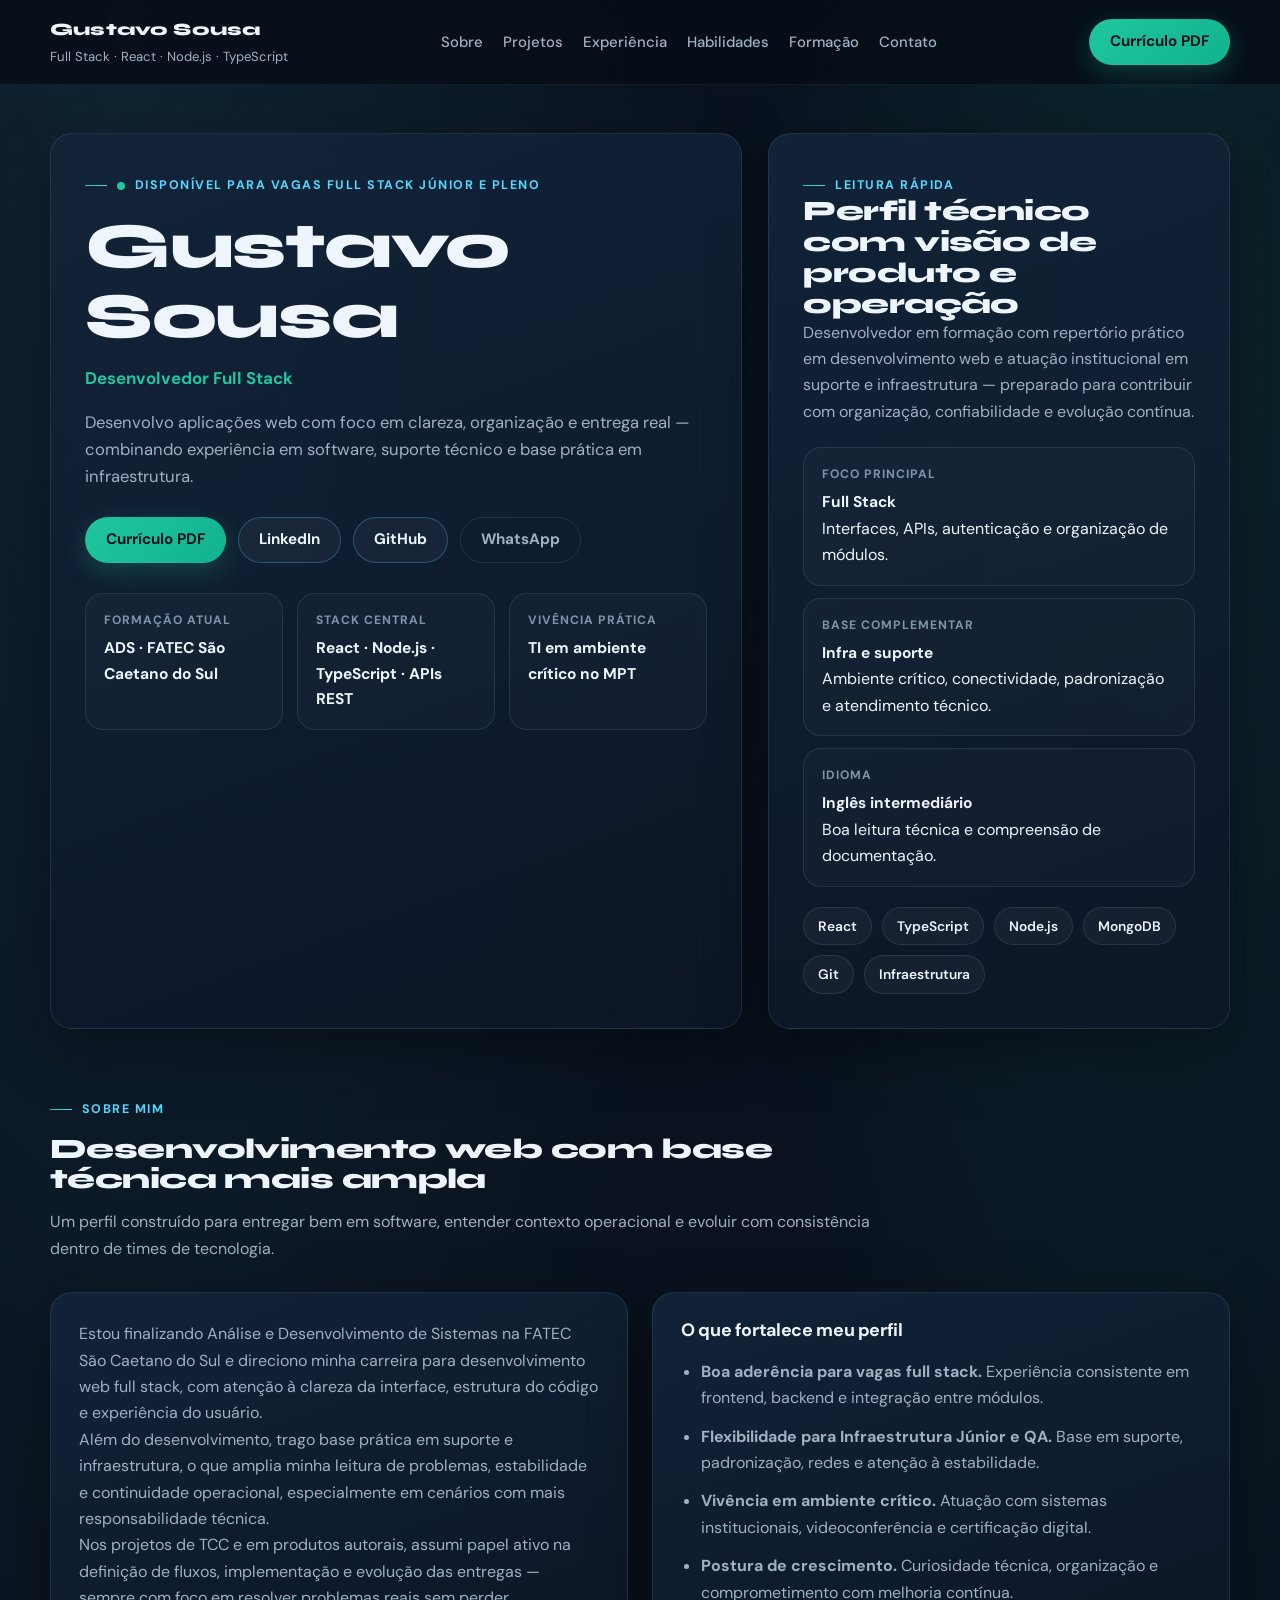
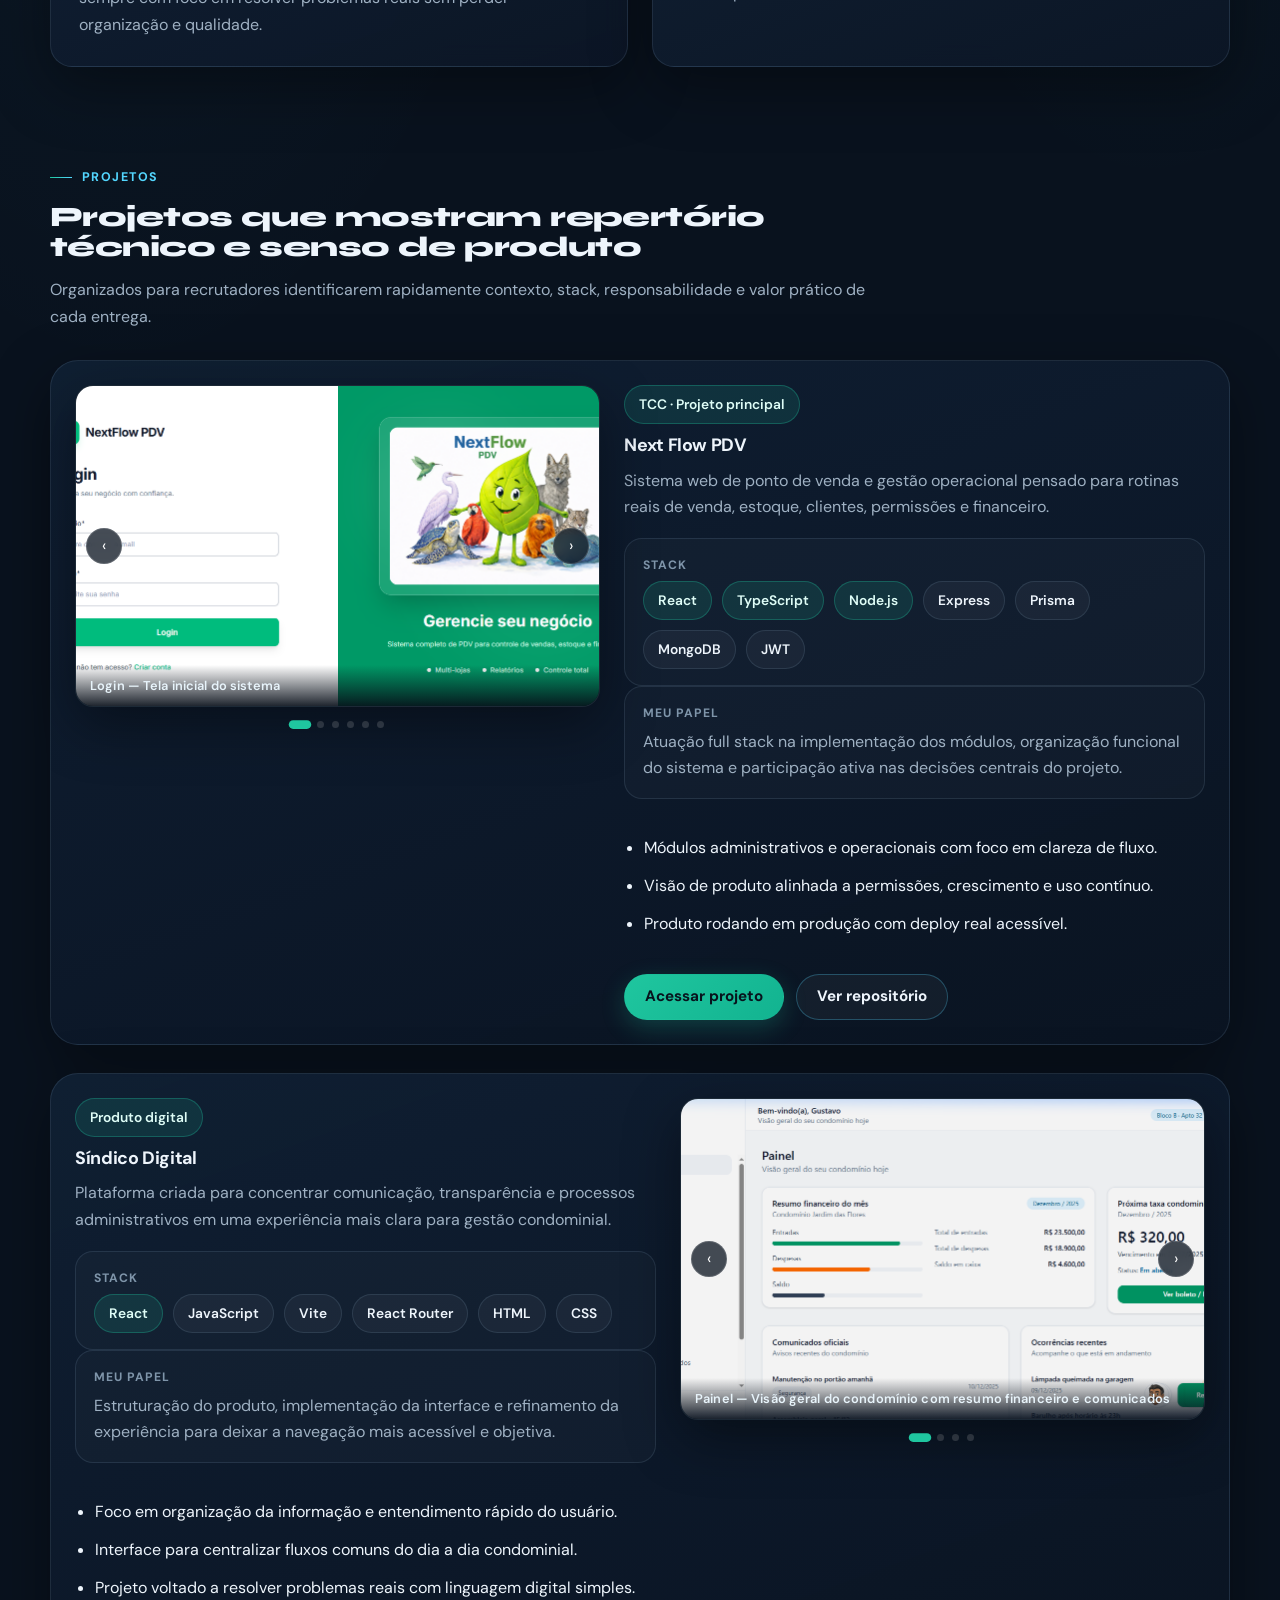
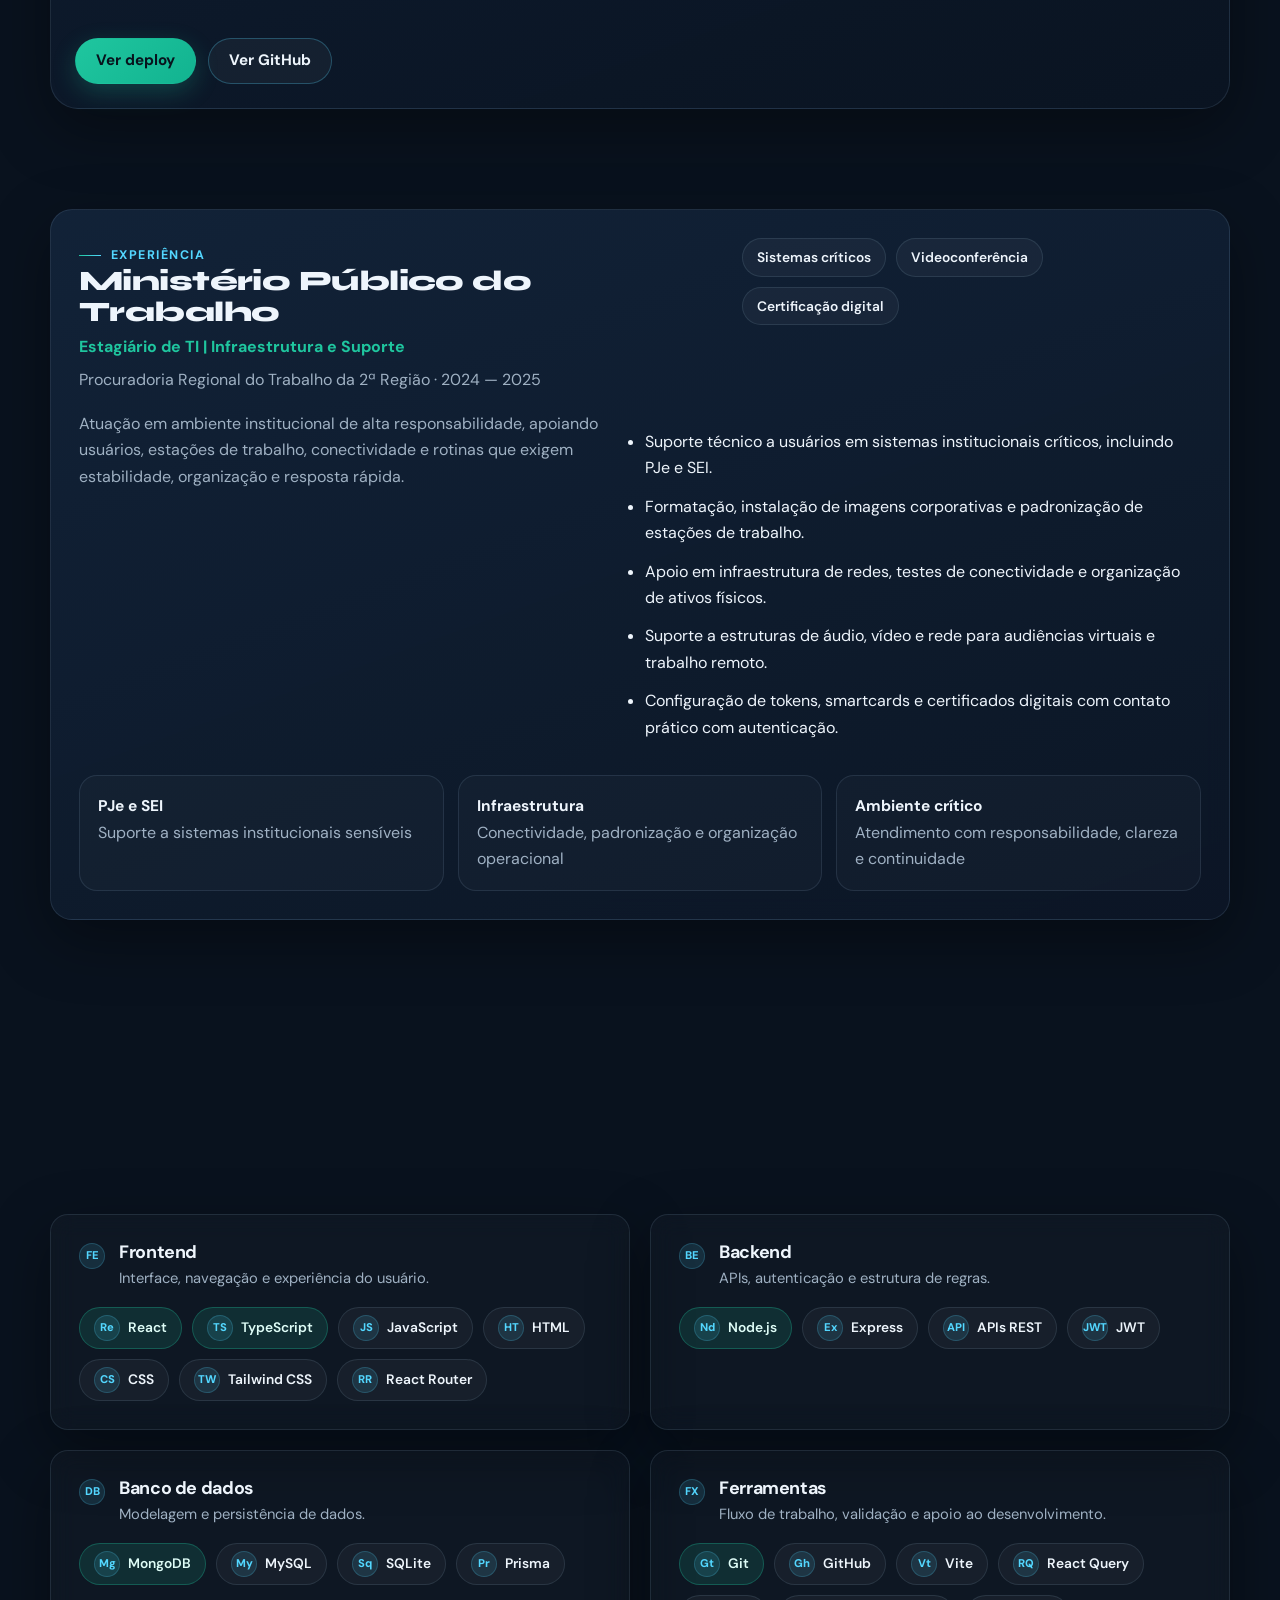
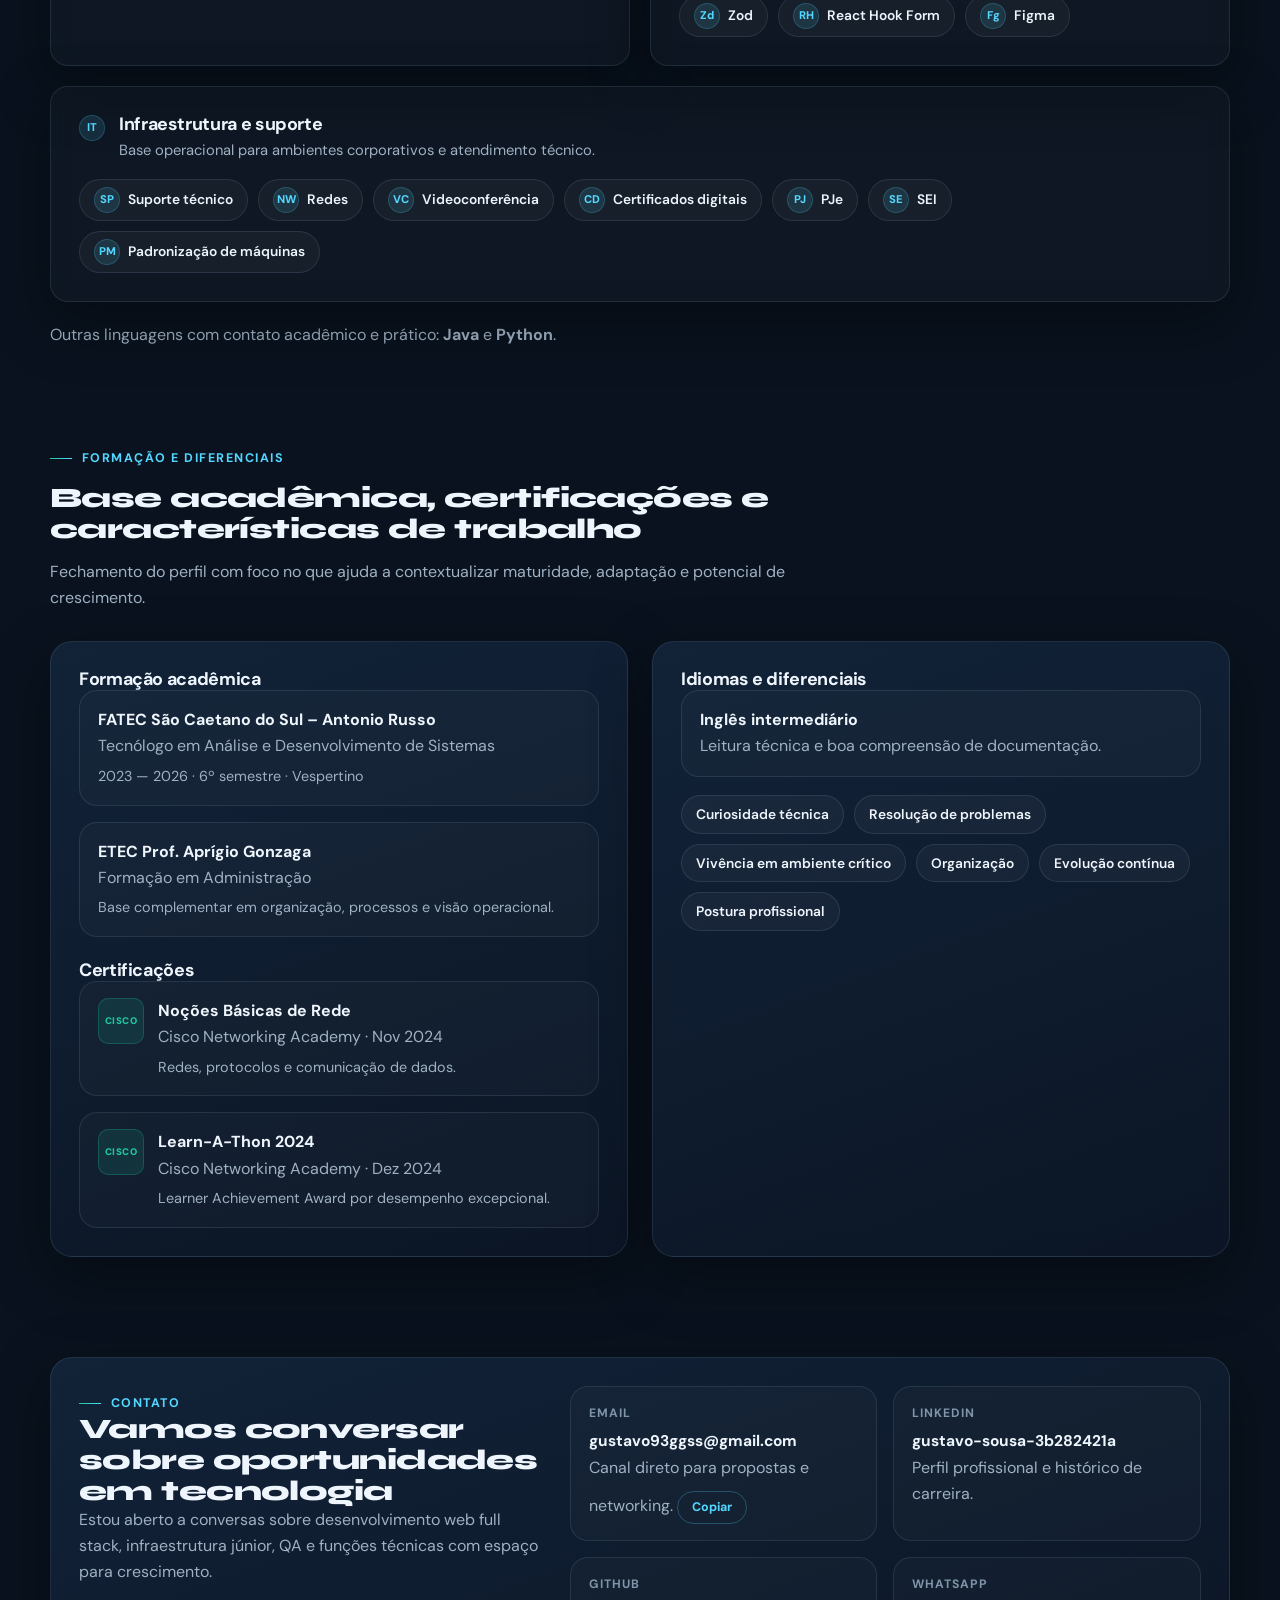
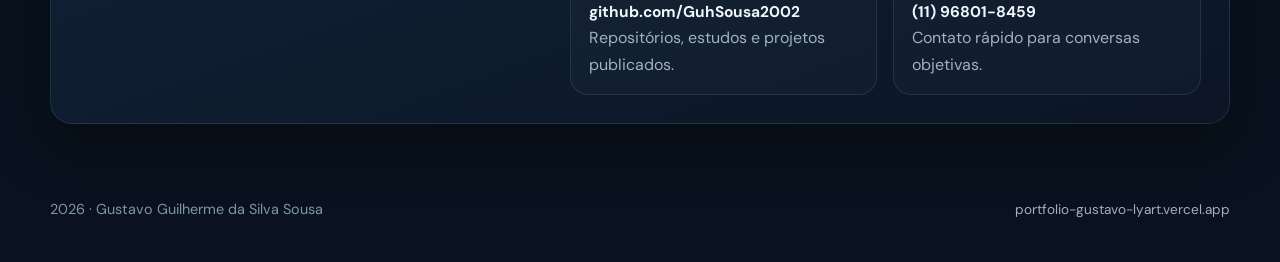
<file: index.html>
<!DOCTYPE html>
<html lang="pt-BR">

<head>
  <meta charset="UTF-8" />
  <meta name="viewport" content="width=device-width, initial-scale=1.0" />
  <title>Gustavo Sousa | Desenvolvedor Full Stack</title>
  <meta name="description" content="Portfólio de Gustavo Sousa, Desenvolvedor Full Stack com foco em React, Node.js e TypeScript. Disponível para oportunidades Júnior e Pleno." />
  <meta name="theme-color" content="#09121e" />

  <!-- Open Graph -->
  <meta property="og:title" content="Gustavo Sousa | Desenvolvedor Full Stack" />
  <meta property="og:description" content="Desenvolvedor Full Stack com stack centrada em React, Node.js e TypeScript. Projetos reais em produção." />
  <meta property="og:type" content="website" />
  <meta property="og:url" content="https://portfolio-gustavo-lyart.vercel.app/" />

  <!-- Favicon inline -->
  <link rel="icon" href="data:image/svg+xml,<svg xmlns='http://www.w3.org/2000/svg' viewBox='0 0 32 32'><rect width='32' height='32' rx='8' fill='%231fc69f'/><text x='16' y='22' font-family='sans-serif' font-weight='900' font-size='16' text-anchor='middle' fill='%2309121e'>GS</text></svg>" />

  <!-- Fontes -->
  <link rel="preconnect" href="https://fonts.googleapis.com" />
  <link rel="preconnect" href="https://fonts.gstatic.com" crossorigin />
  <link href="https://fonts.googleapis.com/css2?family=Syne:wght@700;800&family=DM+Sans:wght@400;500;600;700&display=swap" rel="stylesheet" />

  <link rel="stylesheet" href="./style.css" />
</head>

<body>
  <!-- Barra de progresso de scroll -->
  <div class="scroll-progress" id="scrollProgress" aria-hidden="true"></div>

  <header class="site-header" id="topo">
    <div class="container site-header__inner">
      <a class="brand" href="#topo" aria-label="Voltar ao topo">
        <span class="brand__name">Gustavo Sousa</span>
        <span class="brand__role">Full Stack · React · Node.js · TypeScript</span>
      </a>

      <nav class="site-nav" id="siteNav" aria-label="Seções principais">
        <a href="#sobre">Sobre</a>
        <a href="#projetos">Projetos</a>
        <a href="#experiencia">Experiência</a>
        <a href="#habilidades">Habilidades</a>
        <a href="#formacao">Formação</a>
        <a href="#contato">Contato</a>
      </nav>

      <div class="header-right">
        <a class="header-cta" href="./curriculo-gustavo.pdf" target="_blank" rel="noreferrer">
          Currículo PDF
        </a>
        <button class="hamburger" id="hamburger" aria-label="Abrir menu" aria-expanded="false">
          <span></span><span></span><span></span>
        </button>
      </div>
    </div>
  </header>

  <!-- Overlay menu mobile -->
  <div class="nav-overlay" id="navOverlay" aria-hidden="true">
    <nav class="nav-overlay__links" aria-label="Menu mobile">
      <a href="#sobre">Sobre</a>
      <a href="#projetos">Projetos</a>
      <a href="#experiencia">Experiência</a>
      <a href="#habilidades">Habilidades</a>
      <a href="#formacao">Formação</a>
      <a href="#contato">Contato</a>
      <a href="./curriculo-gustavo.pdf" target="_blank" rel="noreferrer" class="nav-overlay__cta">Currículo PDF</a>
    </nav>
  </div>

  <main>
    <!-- ===== HERO ===== -->
    <section class="hero" id="inicio" data-section>
      <div class="container hero__layout">
        <article class="hero__content panel" data-reveal>

          <p class="eyebrow">
            <span class="available-dot" aria-hidden="true"></span>
            Disponível para vagas Full Stack Júnior e Pleno
          </p>

          <h1>Gustavo<br>Sousa</h1>
          <p class="hero__role">Desenvolvedor Full Stack</p>
          <p class="hero__lead">
            Desenvolvo aplicações web com foco em clareza, organização e entrega real —
            combinando experiência em software, suporte técnico e base prática em infraestrutura.
          </p>

          <div class="hero__actions">
            <a class="button button--primary" href="./curriculo-gustavo.pdf" target="_blank" rel="noreferrer">
              Currículo PDF
            </a>
            <a class="button button--secondary" href="https://www.linkedin.com/in/gustavo-sousa-3b282421a/" target="_blank" rel="noreferrer">
              LinkedIn
            </a>
            <a class="button button--secondary" href="https://github.com/GuhSousa2002" target="_blank" rel="noreferrer">
              GitHub
            </a>
            <a class="button button--ghost" href="https://wa.me/5511968018459" target="_blank" rel="noreferrer">
              WhatsApp
            </a>
          </div>

          <ul class="hero__signals">
            <li>
              <span>Formação atual</span>
              <strong>ADS · FATEC São Caetano do Sul</strong>
            </li>
            <li>
              <span>Stack central</span>
              <strong>React · Node.js · TypeScript · APIs REST</strong>
            </li>
            <li>
              <span>Vivência prática</span>
              <strong>TI em ambiente crítico no MPT</strong>
            </li>
          </ul>
        </article>

        <aside class="hero__panel" data-reveal>
          <article class="panel">
            <p class="section-kicker">Leitura rápida</p>
            <h2>Perfil técnico com visão de produto e operação</h2>
            <p class="hero__panel-copy">
              Desenvolvedor em formação com repertório prático em desenvolvimento web e atuação
              institucional em suporte e infraestrutura — preparado para contribuir com organização,
              confiabilidade e evolução contínua.
            </p>

            <div class="fact-grid">
              <article class="fact-card">
                <span class="fact-card__label">Foco principal</span>
                <strong>Full Stack</strong>
                <p>Interfaces, APIs, autenticação e organização de módulos.</p>
              </article>
              <article class="fact-card">
                <span class="fact-card__label">Base complementar</span>
                <strong>Infra e suporte</strong>
                <p>Ambiente crítico, conectividade, padronização e atendimento técnico.</p>
              </article>
              <article class="fact-card">
                <span class="fact-card__label">Idioma</span>
                <strong>Inglês intermediário</strong>
                <p>Boa leitura técnica e compreensão de documentação.</p>
              </article>
            </div>

            <div class="focus-chips">
              <span class="focus-chip">React</span>
              <span class="focus-chip">TypeScript</span>
              <span class="focus-chip">Node.js</span>
              <span class="focus-chip">MongoDB</span>
              <span class="focus-chip">Git</span>
              <span class="focus-chip">Infraestrutura</span>
            </div>
          </article>
        </aside>
      </div>
    </section>

    <!-- ===== SOBRE ===== -->
    <section class="section" id="sobre" data-section>
      <div class="container">
        <header class="section-heading" data-reveal>
          <span class="section-kicker">Sobre mim</span>
          <h2>Desenvolvimento web com base técnica mais ampla</h2>
          <p>Um perfil construído para entregar bem em software, entender contexto operacional e evoluir com consistência dentro de times de tecnologia.</p>
        </header>

        <div class="overview-grid">
          <article class="panel" data-reveal>
            <p>
              Estou finalizando Análise e Desenvolvimento de Sistemas na FATEC São Caetano do Sul
              e direciono minha carreira para desenvolvimento web full stack, com atenção à
              clareza da interface, estrutura do código e experiência do usuário.
            </p>
            <p>
              Além do desenvolvimento, trago base prática em suporte e infraestrutura, o que
              amplia minha leitura de problemas, estabilidade e continuidade operacional,
              especialmente em cenários com mais responsabilidade técnica.
            </p>
            <p>
              Nos projetos de TCC e em produtos autorais, assumi papel ativo na definição de
              fluxos, implementação e evolução das entregas — sempre com foco em resolver
              problemas reais sem perder organização e qualidade.
            </p>
          </article>

          <article class="panel" data-reveal>
            <h3>O que fortalece meu perfil</h3>
            <ul class="feature-list">
              <li>
                <strong>Boa aderência para vagas full stack.</strong>
                Experiência consistente em frontend, backend e integração entre módulos.
              </li>
              <li>
                <strong>Flexibilidade para Infraestrutura Júnior e QA.</strong>
                Base em suporte, padronização, redes e atenção à estabilidade.
              </li>
              <li>
                <strong>Vivência em ambiente crítico.</strong>
                Atuação com sistemas institucionais, videoconferência e certificação digital.
              </li>
              <li>
                <strong>Postura de crescimento.</strong>
                Curiosidade técnica, organização e comprometimento com melhoria contínua.
              </li>
            </ul>
          </article>
        </div>
      </div>
    </section>

    <!-- ===== PROJETOS ===== -->
    <section class="section" id="projetos" data-section>
      <div class="container">
        <header class="section-heading" data-reveal>
          <span class="section-kicker">Projetos</span>
          <h2>Projetos que mostram repertório técnico e senso de produto</h2>
          <p>Organizados para recrutadores identificarem rapidamente contexto, stack, responsabilidade e valor prático de cada entrega.</p>
        </header>

        <div class="projects-list">
          <!-- Next Flow PDV -->
          <article class="project-card" data-reveal>
            <div class="project-card__media">
              <div class="screenshot-slider" id="slider-nextflow" aria-label="Screenshots do Next Flow PDV">
                <div class="screenshot-slider__track" id="slider-nextflow-track">
                  <figure class="screenshot-slide">
                    <img src="./assets/nextflow-login.png" alt="Next Flow PDV — Tela de login" loading="lazy" />
                    <figcaption>Login — Tela inicial do sistema</figcaption>
                  </figure>
                  <figure class="screenshot-slide">
                    <img src="./assets/nextflow-pdv-dashboard.png" alt="Next Flow PDV — Dashboard" loading="lazy" />
                    <figcaption>Dashboard — Visão geral de vendas, métricas e top produtos</figcaption>
                  </figure>
                  <figure class="screenshot-slide">
                    <img src="./assets/nextflow-produtos.png" alt="Next Flow PDV — Produtos" loading="lazy" />
                    <figcaption>Produtos — Gerenciamento de estoque com margem e status</figcaption>
                  </figure>
                  <figure class="screenshot-slide">
                    <img src="./assets/nextflow-vendas.png" alt="Next Flow PDV — Vendas" loading="lazy" />
                    <figcaption>Vendas — Histórico completo com faturamento e formas de pagamento</figcaption>
                  </figure>
                  <figure class="screenshot-slide">
                    <img src="./assets/nextflow-clientes.png" alt="Next Flow PDV — Clientes" loading="lazy" />
                    <figcaption>Clientes — Cadastro e gestão da base de clientes</figcaption>
                  </figure>
                  <figure class="screenshot-slide">
                    <img src="./assets/nextflow-financeiro.png" alt="Next Flow PDV — Financeiro" loading="lazy" />
                    <figcaption>Financeiro — Controle de receitas, despesas e fluxo de caixa</figcaption>
                  </figure>
                </div>
                <button class="slider-btn slider-btn--prev" data-slider="nextflow" data-dir="-1" aria-label="Anterior">&#8249;</button>
                <button class="slider-btn slider-btn--next" data-slider="nextflow" data-dir="1" aria-label="Próximo">&#8250;</button>
              </div>
              <div class="slider-dots" id="slider-nextflow-dots" aria-hidden="true">
                <button class="slider-dot active" data-slider="nextflow" data-index="0"></button>
                <button class="slider-dot" data-slider="nextflow" data-index="1"></button>
                <button class="slider-dot" data-slider="nextflow" data-index="2"></button>
                <button class="slider-dot" data-slider="nextflow" data-index="3"></button>
                <button class="slider-dot" data-slider="nextflow" data-index="4"></button>
                <button class="slider-dot" data-slider="nextflow" data-index="5"></button>
              </div>
            </div>

            <div class="project-card__body">
              <div class="project-card__head">
                <span class="project-badge">TCC · Projeto principal</span>
                <h3>Next Flow PDV</h3>
                <p>Sistema web de ponto de venda e gestão operacional pensado para rotinas reais de venda, estoque, clientes, permissões e financeiro.</p>
              </div>

              <div class="project-facts">
                <article>
                  <span class="project-facts__label">Stack</span>
                  <div class="stack-row">
                    <span class="stack-pill stack-pill--strong">React</span>
                    <span class="stack-pill stack-pill--strong">TypeScript</span>
                    <span class="stack-pill stack-pill--strong">Node.js</span>
                    <span class="stack-pill">Express</span>
                    <span class="stack-pill">Prisma</span>
                    <span class="stack-pill">MongoDB</span>
                    <span class="stack-pill">JWT</span>
                  </div>
                </article>
                <article>
                  <span class="project-facts__label">Meu papel</span>
                  <p>Atuação full stack na implementação dos módulos, organização funcional do sistema e participação ativa nas decisões centrais do projeto.</p>
                </article>
              </div>

              <ul class="project-highlights">
                <li>Módulos administrativos e operacionais com foco em clareza de fluxo.</li>
                <li>Visão de produto alinhada a permissões, crescimento e uso contínuo.</li>
                <li>Produto rodando em produção com deploy real acessível.</li>
              </ul>

              <div class="project-actions">
                <a class="button button--primary" href="https://nextflowpdv.com.br/auth/login" target="_blank" rel="noreferrer">Acessar projeto</a>
                <a class="button button--secondary" href="https://github.com/thiagoSEP121914/black_flow_pdv" target="_blank" rel="noreferrer">Ver repositório</a>
              </div>
            </div>
          </article>

          <!-- Síndico Digital -->
          <article class="project-card project-card--reverse" data-reveal>
            <div class="project-card__media">
              <div class="screenshot-slider" id="slider-sindico" aria-label="Screenshots do Síndico Digital">
                <div class="screenshot-slider__track" id="slider-sindico-track">
                  <figure class="screenshot-slide">
                    <img src="./assets/sindico-painel.png" alt="Síndico Digital — Painel principal" loading="lazy" />
                    <figcaption>Painel — Visão geral do condomínio com resumo financeiro e comunicados</figcaption>
                  </figure>
                  <figure class="screenshot-slide">
                    <img src="./assets/sindico-financeiro.png" alt="Síndico Digital — Módulo financeiro" loading="lazy" />
                    <figcaption>Financeiro — Taxa condominial, Pix, boleto e histórico de pagamentos</figcaption>
                  </figure>
                  <figure class="screenshot-slide">
                    <img src="./assets/sindico-transparencia.png" alt="Síndico Digital — Transparência" loading="lazy" />
                    <figcaption>Transparência — Receitas, despesas e comprovantes do condomínio</figcaption>
                  </figure>
                  <figure class="screenshot-slide">
                    <img src="./assets/sindico-salao.png" alt="Síndico Digital — Salão de Festa" loading="lazy" />
                    <figcaption>Salão de Festa — Agendamento com calendário e horários disponíveis</figcaption>
                  </figure>
                </div>
                <button class="slider-btn slider-btn--prev" data-slider="sindico" data-dir="-1" aria-label="Anterior">&#8249;</button>
                <button class="slider-btn slider-btn--next" data-slider="sindico" data-dir="1" aria-label="Próximo">&#8250;</button>
              </div>
              <div class="slider-dots" id="slider-sindico-dots" aria-hidden="true">
                <button class="slider-dot active" data-slider="sindico" data-index="0"></button>
                <button class="slider-dot" data-slider="sindico" data-index="1"></button>
                <button class="slider-dot" data-slider="sindico" data-index="2"></button>
                <button class="slider-dot" data-slider="sindico" data-index="3"></button>
              </div>
            </div>

            <div class="project-card__body">
              <div class="project-card__head">
                <span class="project-badge">Produto digital</span>
                <h3>Síndico Digital</h3>
                <p>Plataforma criada para concentrar comunicação, transparência e processos administrativos em uma experiência mais clara para gestão condominial.</p>
              </div>

              <div class="project-facts">
                <article>
                  <span class="project-facts__label">Stack</span>
                  <div class="stack-row">
                    <span class="stack-pill stack-pill--strong">React</span>
                    <span class="stack-pill">JavaScript</span>
                    <span class="stack-pill">Vite</span>
                    <span class="stack-pill">React Router</span>
                    <span class="stack-pill">HTML</span>
                    <span class="stack-pill">CSS</span>
                  </div>
                </article>
                <article>
                  <span class="project-facts__label">Meu papel</span>
                  <p>Estruturação do produto, implementação da interface e refinamento da experiência para deixar a navegação mais acessível e objetiva.</p>
                </article>
              </div>

              <ul class="project-highlights">
                <li>Foco em organização da informação e entendimento rápido do usuário.</li>
                <li>Interface para centralizar fluxos comuns do dia a dia condominial.</li>
                <li>Projeto voltado a resolver problemas reais com linguagem digital simples.</li>
              </ul>

              <div class="project-actions">
                <a class="button button--primary" href="https://sidi-sindico-digital.vercel.app/" target="_blank" rel="noreferrer">Ver deploy</a>
                <a class="button button--secondary" href="https://github.com/GuhSousa2002" target="_blank" rel="noreferrer">Ver GitHub</a>
              </div>
            </div>
          </article>
        </div>
      </div>
    </section>

    <!-- ===== EXPERIÊNCIA ===== -->
    <section class="section" id="experiencia" data-section>
      <div class="container">
        <article class="experience-card panel" data-reveal>
          <div class="experience-card__top">
            <div>
              <span class="section-kicker">Experiência</span>
              <h2>Ministério Público do Trabalho</h2>
              <p class="experience-card__role">Estagiário de TI | Infraestrutura e Suporte</p>
              <p class="experience-card__meta">Procuradoria Regional do Trabalho da 2ª Região · 2024 — 2025</p>
            </div>
            <div class="experience-badges">
              <span class="soft-badge">Sistemas críticos</span>
              <span class="soft-badge">Videoconferência</span>
              <span class="soft-badge">Certificação digital</span>
            </div>
          </div>

          <div class="experience-card__body">
            <p class="experience-card__summary">
              Atuação em ambiente institucional de alta responsabilidade, apoiando usuários,
              estações de trabalho, conectividade e rotinas que exigem estabilidade, organização e resposta rápida.
            </p>
            <ul class="experience-list">
              <li>Suporte técnico a usuários em sistemas institucionais críticos, incluindo PJe e SEI.</li>
              <li>Formatação, instalação de imagens corporativas e padronização de estações de trabalho.</li>
              <li>Apoio em infraestrutura de redes, testes de conectividade e organização de ativos físicos.</li>
              <li>Suporte a estruturas de áudio, vídeo e rede para audiências virtuais e trabalho remoto.</li>
              <li>Configuração de tokens, smartcards e certificados digitais com contato prático com autenticação.</li>
            </ul>
          </div>

          <div class="experience-metrics">
            <article class="metric-tile">
              <strong>PJe e SEI</strong>
              <span>Suporte a sistemas institucionais sensíveis</span>
            </article>
            <article class="metric-tile">
              <strong>Infraestrutura</strong>
              <span>Conectividade, padronização e organização operacional</span>
            </article>
            <article class="metric-tile">
              <strong>Ambiente crítico</strong>
              <span>Atendimento com responsabilidade, clareza e continuidade</span>
            </article>
          </div>
        </article>
      </div>
    </section>

    <!-- ===== HABILIDADES ===== -->
    <section class="section" id="habilidades" data-section>
      <div class="container">
        <header class="section-heading" data-reveal>
          <span class="section-kicker">Habilidades técnicas</span>
          <h2>Stack organizada por áreas para leitura rápida</h2>
          <p>Distribuídas por blocos para destacar o que representa melhor meu perfil e o que consigo sustentar com clareza em entrevista.</p>
        </header>

        <div class="skills-grid">
          <article class="skill-card panel" data-reveal>
            <div class="skill-card__header">
              <span class="skill-card__icon">FE</span>
              <div><h3>Frontend</h3><p>Interface, navegação e experiência do usuário.</p></div>
            </div>
            <div class="tech-list">
              <span class="tech-chip tech-chip--primary"><span class="tech-chip__icon">Re</span>React</span>
              <span class="tech-chip tech-chip--primary"><span class="tech-chip__icon">TS</span>TypeScript</span>
              <span class="tech-chip"><span class="tech-chip__icon">JS</span>JavaScript</span>
              <span class="tech-chip"><span class="tech-chip__icon">HT</span>HTML</span>
              <span class="tech-chip"><span class="tech-chip__icon">CS</span>CSS</span>
              <span class="tech-chip"><span class="tech-chip__icon">TW</span>Tailwind CSS</span>
              <span class="tech-chip"><span class="tech-chip__icon">RR</span>React Router</span>
            </div>
          </article>

          <article class="skill-card panel" data-reveal>
            <div class="skill-card__header">
              <span class="skill-card__icon">BE</span>
              <div><h3>Backend</h3><p>APIs, autenticação e estrutura de regras.</p></div>
            </div>
            <div class="tech-list">
              <span class="tech-chip tech-chip--primary"><span class="tech-chip__icon">Nd</span>Node.js</span>
              <span class="tech-chip"><span class="tech-chip__icon">Ex</span>Express</span>
              <span class="tech-chip"><span class="tech-chip__icon">API</span>APIs REST</span>
              <span class="tech-chip"><span class="tech-chip__icon">JWT</span>JWT</span>
            </div>
          </article>

          <article class="skill-card panel" data-reveal>
            <div class="skill-card__header">
              <span class="skill-card__icon">DB</span>
              <div><h3>Banco de dados</h3><p>Modelagem e persistência de dados.</p></div>
            </div>
            <div class="tech-list">
              <span class="tech-chip tech-chip--primary"><span class="tech-chip__icon">Mg</span>MongoDB</span>
              <span class="tech-chip"><span class="tech-chip__icon">My</span>MySQL</span>
              <span class="tech-chip"><span class="tech-chip__icon">Sq</span>SQLite</span>
              <span class="tech-chip"><span class="tech-chip__icon">Pr</span>Prisma</span>
            </div>
          </article>

          <article class="skill-card panel" data-reveal>
            <div class="skill-card__header">
              <span class="skill-card__icon">FX</span>
              <div><h3>Ferramentas</h3><p>Fluxo de trabalho, validação e apoio ao desenvolvimento.</p></div>
            </div>
            <div class="tech-list">
              <span class="tech-chip tech-chip--primary"><span class="tech-chip__icon">Gt</span>Git</span>
              <span class="tech-chip"><span class="tech-chip__icon">Gh</span>GitHub</span>
              <span class="tech-chip"><span class="tech-chip__icon">Vt</span>Vite</span>
              <span class="tech-chip"><span class="tech-chip__icon">RQ</span>React Query</span>
              <span class="tech-chip"><span class="tech-chip__icon">Zd</span>Zod</span>
              <span class="tech-chip"><span class="tech-chip__icon">RH</span>React Hook Form</span>
              <span class="tech-chip"><span class="tech-chip__icon">Fg</span>Figma</span>
            </div>
          </article>

          <article class="skill-card skill-card--wide panel" data-reveal>
            <div class="skill-card__header">
              <span class="skill-card__icon">IT</span>
              <div><h3>Infraestrutura e suporte</h3><p>Base operacional para ambientes corporativos e atendimento técnico.</p></div>
            </div>
            <div class="tech-list">
              <span class="tech-chip"><span class="tech-chip__icon">SP</span>Suporte técnico</span>
              <span class="tech-chip"><span class="tech-chip__icon">NW</span>Redes</span>
              <span class="tech-chip"><span class="tech-chip__icon">VC</span>Videoconferência</span>
              <span class="tech-chip"><span class="tech-chip__icon">CD</span>Certificados digitais</span>
              <span class="tech-chip"><span class="tech-chip__icon">PJ</span>PJe</span>
              <span class="tech-chip"><span class="tech-chip__icon">SE</span>SEI</span>
              <span class="tech-chip"><span class="tech-chip__icon">PM</span>Padronização de máquinas</span>
            </div>
          </article>
        </div>

        <p class="skills-note" data-reveal>
          Outras linguagens com contato acadêmico e prático: <strong>Java</strong> e <strong>Python</strong>.
        </p>
      </div>
    </section>

    <!-- ===== FORMAÇÃO ===== -->
    <section class="section" id="formacao" data-section>
      <div class="container">
        <header class="section-heading" data-reveal>
          <span class="section-kicker">Formação e diferenciais</span>
          <h2>Base acadêmica, certificações e características de trabalho</h2>
          <p>Fechamento do perfil com foco no que ajuda a contextualizar maturidade, adaptação e potencial de crescimento.</p>
        </header>

        <div class="credentials-grid">
          <article class="panel" data-reveal>
            <h3>Formação acadêmica</h3>

            <div class="education-item">
              <strong>FATEC São Caetano do Sul – Antonio Russo</strong>
              <p>Tecnólogo em Análise e Desenvolvimento de Sistemas</p>
              <span>2023 — 2026 · 6º semestre · Vespertino</span>
            </div>

            <div class="education-item">
              <strong>ETEC Prof. Aprígio Gonzaga</strong>
              <p>Formação em Administração</p>
              <span>Base complementar em organização, processos e visão operacional.</span>
            </div>

            <h3 style="margin-top:24px">Certificações</h3>

            <div class="education-item cert-item">
              <div class="cert-icon" aria-hidden="true">CISCO</div>
              <div>
                <strong>Noções Básicas de Rede</strong>
                <p>Cisco Networking Academy · Nov 2024</p>
                <span>Redes, protocolos e comunicação de dados.</span>
              </div>
            </div>

            <div class="education-item cert-item">
              <div class="cert-icon" aria-hidden="true">CISCO</div>
              <div>
                <strong>Learn-A-Thon 2024</strong>
                <p>Cisco Networking Academy · Dez 2024</p>
                <span>Learner Achievement Award por desempenho excepcional.</span>
              </div>
            </div>
          </article>

          <article class="panel" data-reveal>
            <h3>Idiomas e diferenciais</h3>

            <div class="language-box">
              <strong>Inglês intermediário</strong>
              <p>Leitura técnica e boa compreensão de documentação.</p>
            </div>

            <div class="traits">
              <span class="trait-chip">Curiosidade técnica</span>
              <span class="trait-chip">Resolução de problemas</span>
              <span class="trait-chip">Vivência em ambiente crítico</span>
              <span class="trait-chip">Organização</span>
              <span class="trait-chip">Evolução contínua</span>
              <span class="trait-chip">Postura profissional</span>
            </div>
          </article>
        </div>
      </div>
    </section>

    <!-- ===== CONTATO ===== -->
    <section class="section" id="contato" data-section>
      <div class="container">
        <article class="contact-card panel" data-reveal>
          <div class="contact-card__content">
            <span class="section-kicker">Contato</span>
            <h2>Vamos conversar sobre oportunidades em tecnologia</h2>
            <p>Estou aberto a conversas sobre desenvolvimento web full stack, infraestrutura júnior, QA e funções técnicas com espaço para crescimento.</p>
          </div>

          <div class="contact-grid">
            <a class="contact-link" href="mailto:gustavo93ggss@gmail.com">
              <span class="contact-link__label">Email</span>
              <strong>gustavo93ggss@gmail.com</strong>
              <span class="contact-link__note">Canal direto para propostas e networking.</span>
              <button class="copy-btn" data-copy="gustavo93ggss@gmail.com" aria-label="Copiar email" onclick="event.preventDefault()">Copiar</button>
            </a>

            <a class="contact-link" href="https://www.linkedin.com/in/gustavo-sousa-3b282421a/" target="_blank" rel="noreferrer">
              <span class="contact-link__label">LinkedIn</span>
              <strong>gustavo-sousa-3b282421a</strong>
              <span class="contact-link__note">Perfil profissional e histórico de carreira.</span>
            </a>

            <a class="contact-link" href="https://github.com/GuhSousa2002" target="_blank" rel="noreferrer">
              <span class="contact-link__label">GitHub</span>
              <strong>github.com/GuhSousa2002</strong>
              <span class="contact-link__note">Repositórios, estudos e projetos publicados.</span>
            </a>

            <a class="contact-link" href="https://wa.me/5511968018459" target="_blank" rel="noreferrer">
              <span class="contact-link__label">WhatsApp</span>
              <strong>(11) 96801-8459</strong>
              <span class="contact-link__note">Contato rápido para conversas objetivas.</span>
            </a>
          </div>
        </article>
      </div>
    </section>
  </main>

  <footer class="site-footer">
    <div class="container site-footer__inner">
      <p><span data-year></span> · Gustavo Guilherme da Silva Sousa</p>
      <a href="https://portfolio-gustavo-lyart.vercel.app" class="footer-link">portfolio-gustavo-lyart.vercel.app</a>
    </div>
  </footer>

  <script src="./script.js"></script>
</body>
</html>
</file>
<file: style.css>
/* ============================================================
   Portfólio – Gustavo Sousa | style.css (v2)
   ============================================================ */

/* ---------- Tokens de design ---------- */
:root {
  --bg: #09121e;
  --bg-soft: #0d1a2e;
  --panel: rgba(13, 26, 46, 0.90);
  --panel-2: rgba(17, 34, 58, 0.96);
  --line: rgba(148, 186, 214, 0.14);
  --line-strong: rgba(84, 214, 255, 0.28);
  --text: #eef5fc;
  --muted: #9fb1c3;
  --muted-2: #7f95aa;
  --accent: #1fc69f;
  --accent-2: #53d7ff;
  --accent-soft: rgba(31, 198, 159, 0.13);
  --accent-soft-2: rgba(83, 215, 255, 0.10);
  --glow: 0 0 40px rgba(31, 198, 159, 0.12);
  --shadow: 0 20px 60px rgba(0, 0, 0, .36);
  --radius: 22px;
  --radius-sm: 16px;
  --max: 1180px;
  --header-h: 84px;
}

/* ---------- Reset ---------- */
*, *::before, *::after { box-sizing: border-box; margin: 0; padding: 0 }
html { scroll-behavior: smooth }
img { max-width: 100%; display: block }
a { color: inherit; text-decoration: none }
button { font: inherit; cursor: pointer }

/* ---------- Tipografia base ---------- */
body {
  font-family: 'DM Sans', system-ui, -apple-system, sans-serif;
  background: var(--bg);
  color: var(--text);
  line-height: 1.65;
  -webkit-font-smoothing: antialiased;
  text-rendering: optimizeLegibility;
  background-image:
    radial-gradient(ellipse 80% 50% at 10% 0%, rgba(83, 215, 255, 0.09) 0%, transparent 60%),
    radial-gradient(ellipse 60% 40% at 90% 5%, rgba(31, 198, 159, 0.10) 0%, transparent 55%),
    radial-gradient(ellipse 100% 80% at 50% 100%, rgba(9, 18, 30, 1) 0%, transparent 80%);
}

/* Padrão de pontos sutil no fundo */
body::before {
  content: '';
  position: fixed;
  inset: 0;
  background-image: radial-gradient(rgba(148, 186, 214, 0.06) 1px, transparent 1px);
  background-size: 32px 32px;
  pointer-events: none;
  z-index: 0;
}

/* ---------- Barra de progresso scroll ---------- */
.scroll-progress {
  position: fixed;
  top: 0;
  left: 0;
  height: 2px;
  width: 0%;
  background: linear-gradient(90deg, var(--accent), var(--accent-2));
  z-index: 100;
  transition: width .1s linear;
  box-shadow: 0 0 8px rgba(31, 198, 159, 0.6);
}

/* ---------- Layout utilitários ---------- */
.container {
  width: min(calc(100% - 40px), var(--max));
  margin-inline: auto;
  position: relative;
  z-index: 1;
}

.panel {
  background: linear-gradient(160deg, rgba(19, 36, 58, .92), rgba(12, 22, 38, .95));
  border: 1px solid var(--line);
  border-radius: var(--radius);
  box-shadow: var(--shadow);
  backdrop-filter: blur(12px);
  transition: border-color .25s ease, box-shadow .25s ease;
}

.panel:hover {
  border-color: rgba(84, 214, 255, 0.18);
  box-shadow: var(--shadow), var(--glow);
}

/* ---------- Header ---------- */
.site-header {
  position: sticky;
  top: 0;
  z-index: 40;
  background: rgba(7, 13, 22, .82);
  border-bottom: 1px solid rgba(148, 186, 214, .08);
  backdrop-filter: blur(14px);
}

.site-header__inner {
  min-height: var(--header-h);
  display: flex;
  align-items: center;
  justify-content: space-between;
  gap: 22px;
}

.brand {
  display: flex;
  flex-direction: column;
  gap: 2px;
  min-width: 0;
}

.brand__name {
  font-family: 'Syne', sans-serif;
  font-size: 1.08rem;
  font-weight: 800;
  letter-spacing: .01em;
}

.brand__role { font-size: .82rem; color: var(--muted) }

.site-nav {
  display: flex;
  align-items: center;
  gap: 20px;
  flex-wrap: wrap;
  justify-content: center;
}

.site-nav a { font-size: .93rem; color: var(--muted); position: relative; font-weight: 500 }

.site-nav a:hover,
.site-nav a.is-active { color: var(--text) }

.site-nav a::after {
  content: '';
  position: absolute;
  left: 0; bottom: -5px;
  width: 100%; height: 2px;
  background: linear-gradient(90deg, var(--accent), var(--accent-2));
  transform: scaleX(0);
  transform-origin: left;
  transition: transform .22s ease;
}

.site-nav a:hover::after,
.site-nav a.is-active::after { transform: scaleX(1) }

.header-right { display: flex; align-items: center; gap: 12px }

/* ---------- Hamburger ---------- */
.hamburger {
  display: none;
  flex-direction: column;
  justify-content: center;
  gap: 5px;
  width: 40px;
  height: 40px;
  border: 1px solid var(--line);
  border-radius: 10px;
  background: transparent;
  padding: 8px 10px;
}

.hamburger span {
  display: block;
  height: 2px;
  background: var(--text);
  border-radius: 2px;
  transition: transform .22s ease, opacity .22s ease;
}

.hamburger.is-open span:nth-child(1) { transform: translateY(7px) rotate(45deg) }
.hamburger.is-open span:nth-child(2) { opacity: 0 }
.hamburger.is-open span:nth-child(3) { transform: translateY(-7px) rotate(-45deg) }

/* ---------- Nav overlay mobile ---------- */
.nav-overlay {
  position: fixed;
  inset: 0;
  z-index: 35;
  background: rgba(7, 13, 22, .97);
  backdrop-filter: blur(16px);
  display: flex;
  align-items: center;
  justify-content: center;
  opacity: 0;
  pointer-events: none;
  transition: opacity .28s ease;
}

.nav-overlay.is-open { opacity: 1; pointer-events: auto }

.nav-overlay__links {
  display: flex;
  flex-direction: column;
  align-items: center;
  gap: 28px;
}

.nav-overlay__links a {
  font-family: 'Syne', sans-serif;
  font-size: 1.8rem;
  font-weight: 700;
  color: var(--muted);
  transition: color .18s ease;
}

.nav-overlay__links a:hover { color: var(--text) }

.nav-overlay__cta {
  margin-top: 12px;
  font-size: 1rem !important;
  font-family: 'DM Sans', sans-serif !important;
  background: linear-gradient(135deg, var(--accent), #12b390) !important;
  color: #08131d !important;
  padding: 14px 32px;
  border-radius: 999px;
  font-weight: 700 !important;
}

/* ---------- Botões ---------- */
.header-cta, .button {
  display: inline-flex;
  align-items: center;
  justify-content: center;
  gap: 10px;
  min-height: 46px;
  padding: 0 20px;
  border-radius: 999px;
  border: 1px solid transparent;
  font-weight: 700;
  font-size: .95rem;
  transition: transform .18s ease, box-shadow .18s ease, border-color .18s ease, background .18s ease;
}

.header-cta, .button--primary {
  background: linear-gradient(135deg, var(--accent), #12b390);
  color: #08131d;
  box-shadow: 0 8px 24px rgba(31, 198, 159, .24);
}

.button--secondary {
  background: rgba(255,255,255,.04);
  color: var(--text);
  border-color: var(--line-strong);
}

.button--ghost {
  background: transparent;
  color: var(--muted);
  border-color: var(--line);
}

.header-cta:hover, .button:hover { transform: translateY(-2px); box-shadow: 0 12px 32px rgba(31,198,159,.28) }

/* ---------- Dot "disponível" ---------- */
.available-dot {
  display: inline-block;
  width: 8px; height: 8px;
  border-radius: 50%;
  background: var(--accent);
  box-shadow: 0 0 0 0 rgba(31, 198, 159, .6);
  animation: pulse-dot 2.2s ease infinite;
  flex-shrink: 0;
}

@keyframes pulse-dot {
  0%   { box-shadow: 0 0 0 0 rgba(31,198,159,.6) }
  70%  { box-shadow: 0 0 0 8px rgba(31,198,159,0) }
  100% { box-shadow: 0 0 0 0 rgba(31,198,159,0) }
}

/* ---------- Eyebrow / kicker ---------- */
.eyebrow, .section-kicker {
  display: inline-flex;
  align-items: center;
  gap: 10px;
  color: var(--accent-2);
  font-size: .78rem;
  font-weight: 700;
  text-transform: uppercase;
  letter-spacing: .12em;
}

.eyebrow::before, .section-kicker::before {
  content: '';
  width: 22px; height: 1px;
  background: linear-gradient(90deg, var(--accent), var(--accent-2));
  flex-shrink: 0;
}

/* ---------- Tipografia ---------- */
h1, h2, h3 { line-height: 1.1; letter-spacing: -.02em }

h1 {
  margin-top: 16px;
  font-family: 'Syne', sans-serif;
  font-size: clamp(2.4rem, 5vw, 4.4rem);
  font-weight: 800;
}

h2 {
  font-family: 'Syne', sans-serif;
  font-size: clamp(1.5rem, 2.2vw, 2.5rem);
  font-weight: 800;
}

h3 { font-size: 1.12rem; font-weight: 700 }

.hero__role { margin: 12px 0 0; font-size: 1.06rem; color: var(--accent); font-weight: 700 }

/* Textos secundários */
.hero__lead, .hero__panel-copy, .section-heading p, .skills-note,
.contact-card__content p, .project-card__head p, .project-facts p,
.experience-card__summary, .overview-grid p, .feature-list li,
.metric-tile span, .education-item p, .language-box p,
.contact-link__note { color: var(--muted) }

.hero__lead { margin: 16px 0 0; max-width: 60ch; font-size: 1.04rem }
.hero__actions { display: flex; flex-wrap: wrap; gap: 12px; margin-top: 26px }

/* ---------- Hero ---------- */
.hero { padding: 48px 0 20px }

.hero__layout {
  display: grid;
  grid-template-columns: minmax(0, 1.2fr) minmax(310px, .8fr);
  gap: 26px;
  align-items: stretch;
}

.hero__content, .hero__panel > .panel { padding: 34px }

/* ---------- Mini-signals hero ---------- */
.hero__signals {
  list-style: none;
  margin: 30px 0 0;
  display: grid;
  grid-template-columns: repeat(3, minmax(0, 1fr));
  gap: 14px;
}

.hero__signals li, .fact-card, .metric-tile, .skill-card,
.contact-link, .project-facts article, .education-item, .language-box {
  background: rgba(255,255,255,.025);
  border: 1px solid var(--line);
  border-radius: 18px;
  padding: 16px 18px;
  transition: border-color .22s ease;
}

.hero__signals li:hover, .fact-card:hover { border-color: rgba(84,214,255,.22) }

.hero__signals span, .fact-card__label, .project-facts__label, .contact-link__label {
  display: block;
  font-size: .76rem;
  color: var(--muted-2);
  text-transform: uppercase;
  letter-spacing: .08em;
  font-weight: 700;
  margin-bottom: 6px;
}

.hero__signals strong, .fact-card strong, .metric-tile strong,
.contact-link strong { display: block; font-size: .97rem; font-weight: 700 }

/* ---------- Fact grid ---------- */
.fact-grid { display: grid; gap: 12px; margin-top: 22px }

/* ---------- Chips ---------- */
.focus-chips, .stack-row, .traits, .tech-list, .experience-badges {
  display: flex; flex-wrap: wrap; gap: 10px;
}

.focus-chips { margin-top: 20px }

.focus-chip, .stack-pill, .tech-chip, .soft-badge, .trait-chip, .project-badge {
  display: inline-flex;
  align-items: center;
  gap: 8px;
  padding: 7px 14px;
  border-radius: 999px;
  font-size: .86rem;
  font-weight: 600;
  border: 1px solid var(--line);
  background: rgba(255,255,255,.04);
}

.focus-chip, .soft-badge, .trait-chip { color: var(--text) }

.stack-pill--strong, .tech-chip--primary, .project-badge {
  background: var(--accent-soft);
  border-color: rgba(31,198,159,.3);
  color: #dffdf7;
}

.project-badge { margin-bottom: 12px }

.tech-chip__icon, .skill-card__icon {
  display: inline-grid;
  place-items: center;
  width: 26px; height: 26px;
  border-radius: 50%;
  font-size: .7rem;
  font-weight: 800;
  background: rgba(83,215,255,.12);
  color: var(--accent-2);
  border: 1px solid rgba(83,215,255,.2);
  flex-shrink: 0;
}

.skill-card__header { display: flex; align-items: flex-start; gap: 14px; margin-bottom: 16px }
.skill-card__header p { margin: 4px 0 0; color: var(--muted); font-size: .92rem }

/* ---------- Seções ---------- */
.section { padding: 50px 0 }

.section-heading { display: grid; gap: 14px; max-width: 820px; margin-bottom: 30px }

/* ---------- Grids de conteúdo ---------- */
.overview-grid, .credentials-grid {
  display: grid;
  grid-template-columns: repeat(2, minmax(0, 1fr));
  gap: 24px;
}

.overview-grid .panel, .credentials-grid .panel, .contact-card,
.experience-card, .skill-card { padding: 28px }

.feature-list, .project-highlights, .experience-list {
  margin: 18px 0 0;
  padding-left: 20px;
  color: var(--text);
}

.feature-list li, .project-highlights li, .experience-list li { margin-bottom: 12px }

/* ---------- Cards de projetos ---------- */
.projects-list { display: grid; gap: 28px }

.project-card {
  display: grid;
  grid-template-columns: minmax(330px, .95fr) minmax(0, 1.05fr);
  gap: 24px;
  align-items: stretch;
  padding: 24px;
  border-radius: 28px;
  background: linear-gradient(160deg, rgba(16, 32, 52, .94), rgba(10, 20, 34, .98));
  border: 1px solid var(--line);
  box-shadow: var(--shadow);
  transition: border-color .25s ease, box-shadow .25s ease;
}

.project-card:hover {
  border-color: rgba(84,214,255,.2);
  box-shadow: var(--shadow), 0 0 50px rgba(31,198,159,.1);
}

.project-card--reverse { grid-template-columns: minmax(0, 1.05fr) minmax(330px, .95fr) }
.project-card--reverse .project-card__media { order: 2 }
.project-card--reverse .project-card__body { order: 1 }
.project-card__body { display: flex; flex-direction: column; gap: 18px; justify-content: center }
.project-card__head p { margin-top: 12px }
.project-actions { display: flex; flex-wrap: wrap; gap: 12px; margin-top: 6px }
.project-card__media { display: flex; flex-direction: column; gap: 0 }

/* ---------- Screenshot slider ---------- */
.screenshot-slider {
  position: relative;
  width: 100%;
  border-radius: 18px;
  overflow: hidden;
  background: #08111c;
  border: 1px solid rgba(148,186,214,.14);
  box-shadow: 0 18px 55px rgba(0,0,0,.4);
  touch-action: pan-y;
}

.screenshot-slider__track {
  display: flex;
  transition: transform .42s cubic-bezier(.4,0,.2,1);
  will-change: transform;
}

.screenshot-slide { flex: 0 0 100%; position: relative }

.screenshot-slide img {
  width: 100%; height: 320px;
  display: block;
  object-fit: cover;
  object-position: top center;
}

.screenshot-slide figcaption {
  position: absolute;
  bottom: 0; left: 0; right: 0;
  padding: 10px 14px;
  background: linear-gradient(transparent, rgba(7,14,24,.9));
  color: #e8f4fb;
  font-size: .8rem;
  font-weight: 600;
  letter-spacing: .01em;
}

.slider-dots { display: flex; justify-content: center; gap: 8px; padding: 14px 0 4px }

.slider-dot {
  width: 7px; height: 7px;
  border-radius: 50%;
  background: rgba(255,255,255,.18);
  border: none;
  padding: 0;
  transition: background .2s, transform .2s, width .2s;
}

.slider-dot.active {
  background: var(--accent);
  transform: scale(1.25);
  width: 18px;
  border-radius: 4px;
}

.slider-btn {
  position: absolute;
  top: 50%; transform: translateY(-50%);
  z-index: 2;
  width: 36px; height: 36px;
  border-radius: 50%;
  border: 1px solid rgba(255,255,255,.14);
  background: rgba(9,18,30,.75);
  backdrop-filter: blur(6px);
  color: #fff;
  display: flex;
  align-items: center;
  justify-content: center;
  font-size: 1rem;
  transition: background .2s, border-color .2s;
  padding: 0;
}

.slider-btn:hover { background: rgba(31,198,159,.24); border-color: var(--accent) }
.slider-btn--prev { left: 10px }
.slider-btn--next { right: 10px }

/* ---------- Experiência ---------- */
.experience-card__top {
  display: flex;
  align-items: flex-start;
  justify-content: space-between;
  gap: 16px;
  margin-bottom: 18px;
}

.experience-card__role { margin: .4rem 0 0; font-weight: 700; color: var(--accent) }
.experience-card__meta { margin: .4rem 0 0; color: var(--muted) }

.experience-card__body {
  display: grid;
  grid-template-columns: .95fr 1.05fr;
  gap: 24px;
  align-items: start;
}

.experience-metrics {
  display: grid;
  grid-template-columns: repeat(3, 1fr);
  gap: 14px;
  margin-top: 22px;
}

.metric-tile { padding: 18px }

/* ---------- Habilidades ---------- */
.skills-grid {
  display: grid;
  grid-template-columns: repeat(2, minmax(0, 1fr));
  gap: 20px;
}

/* Card largo (infraestrutura) ocupa as 2 colunas */
.skill-card--wide { grid-column: 1 / -1 }
.skill-card--wide .tech-list { flex-direction: row }

.tech-list { align-items: flex-start }
.skills-note { margin-top: 20px }

/* ---------- Formação / Certificações ---------- */
.education-item + .education-item { margin-top: 16px }
.education-item span { display: block; margin-top: 5px; color: var(--muted); font-size: .9rem }

/* Item de certificação com ícone */
.cert-item { display: flex; gap: 14px; align-items: flex-start }

.cert-icon {
  flex-shrink: 0;
  width: 46px; height: 46px;
  border-radius: 10px;
  background: rgba(31,198,159,.12);
  border: 1px solid rgba(31,198,159,.25);
  display: grid;
  place-items: center;
  font-size: .6rem;
  font-weight: 900;
  color: var(--accent);
  letter-spacing: .04em;
}

/* ---------- Idioma ---------- */
.language-box { margin-bottom: 18px }

/* ---------- Contato ---------- */
.contact-card {
  display: grid;
  grid-template-columns: .85fr 1.15fr;
  gap: 24px;
  align-items: stretch;
}

.contact-grid {
  display: grid;
  grid-template-columns: repeat(2, minmax(0, 1fr));
  gap: 16px;
}

.contact-link {
  transition: transform .18s ease, border-color .18s ease;
  position: relative;
}

.contact-link:hover {
  border-color: var(--line-strong);
  transform: translateY(-2px);
}

/* Botão copiar email */
.copy-btn {
  margin-top: 10px;
  padding: 5px 14px;
  border-radius: 999px;
  border: 1px solid var(--line-strong);
  background: transparent;
  color: var(--accent-2);
  font-size: .78rem;
  font-weight: 700;
  transition: background .18s ease, color .18s ease;
  display: inline-block;
}

.copy-btn:hover { background: var(--accent-soft); }
.copy-btn.copied { color: var(--accent); border-color: rgba(31,198,159,.4) }

/* ---------- Rodapé ---------- */
.site-footer { padding: 24px 0 40px; color: var(--muted-2); font-size: .9rem }

.site-footer__inner {
  display: flex;
  align-items: center;
  justify-content: space-between;
  gap: 16px;
  flex-wrap: wrap;
}

.footer-link { color: var(--muted); font-size: .85rem; transition: color .18s }
.footer-link:hover { color: var(--accent-2) }

/* ---------- Scroll reveal ---------- */
[data-reveal] { opacity: 0; transform: translateY(18px); transition: opacity .55s ease, transform .55s ease }
[data-reveal].is-visible { opacity: 1; transform: none }

/* ---------- Responsivo: tablet ---------- */
@media (max-width: 1080px) {
  .hero__layout, .project-card, .project-card--reverse,
  .experience-card__body, .contact-card,
  .overview-grid, .credentials-grid { grid-template-columns: 1fr }

  .project-card--reverse .project-card__media,
  .project-card--reverse .project-card__body { order: initial }

  .experience-metrics, .hero__signals, .contact-grid { grid-template-columns: 1fr }
  
  .skills-grid { grid-template-columns: 1fr }
  .skill-card--wide { grid-column: auto }
}

@media (max-width: 820px) {
  .site-nav { display: none }
  .hamburger { display: flex }
  
  .site-header__inner { padding: 16px 0; align-items: center }

  .hero__signals { grid-template-columns: 1fr }

  .project-card, .overview-grid .panel, .credentials-grid .panel,
  .contact-card, .experience-card, .skill-card,
  .hero__content, .hero__panel > .panel { padding: 22px }
}

@media (max-width: 560px) {
  .container { width: min(calc(100% - 28px), var(--max)) }

  .button, .header-cta { width: 100% }

  .hero__actions, .project-actions { display: grid; grid-template-columns: 1fr }

  .contact-grid, .skills-grid, .overview-grid,
  .credentials-grid, .experience-metrics { grid-template-columns: 1fr }

  .hero__signals li, .fact-card, .metric-tile, .skill-card,
  .contact-link, .project-facts article, .education-item,
  .language-box { padding: 14px }
  
  .cert-item { flex-direction: column }
}
</file>
